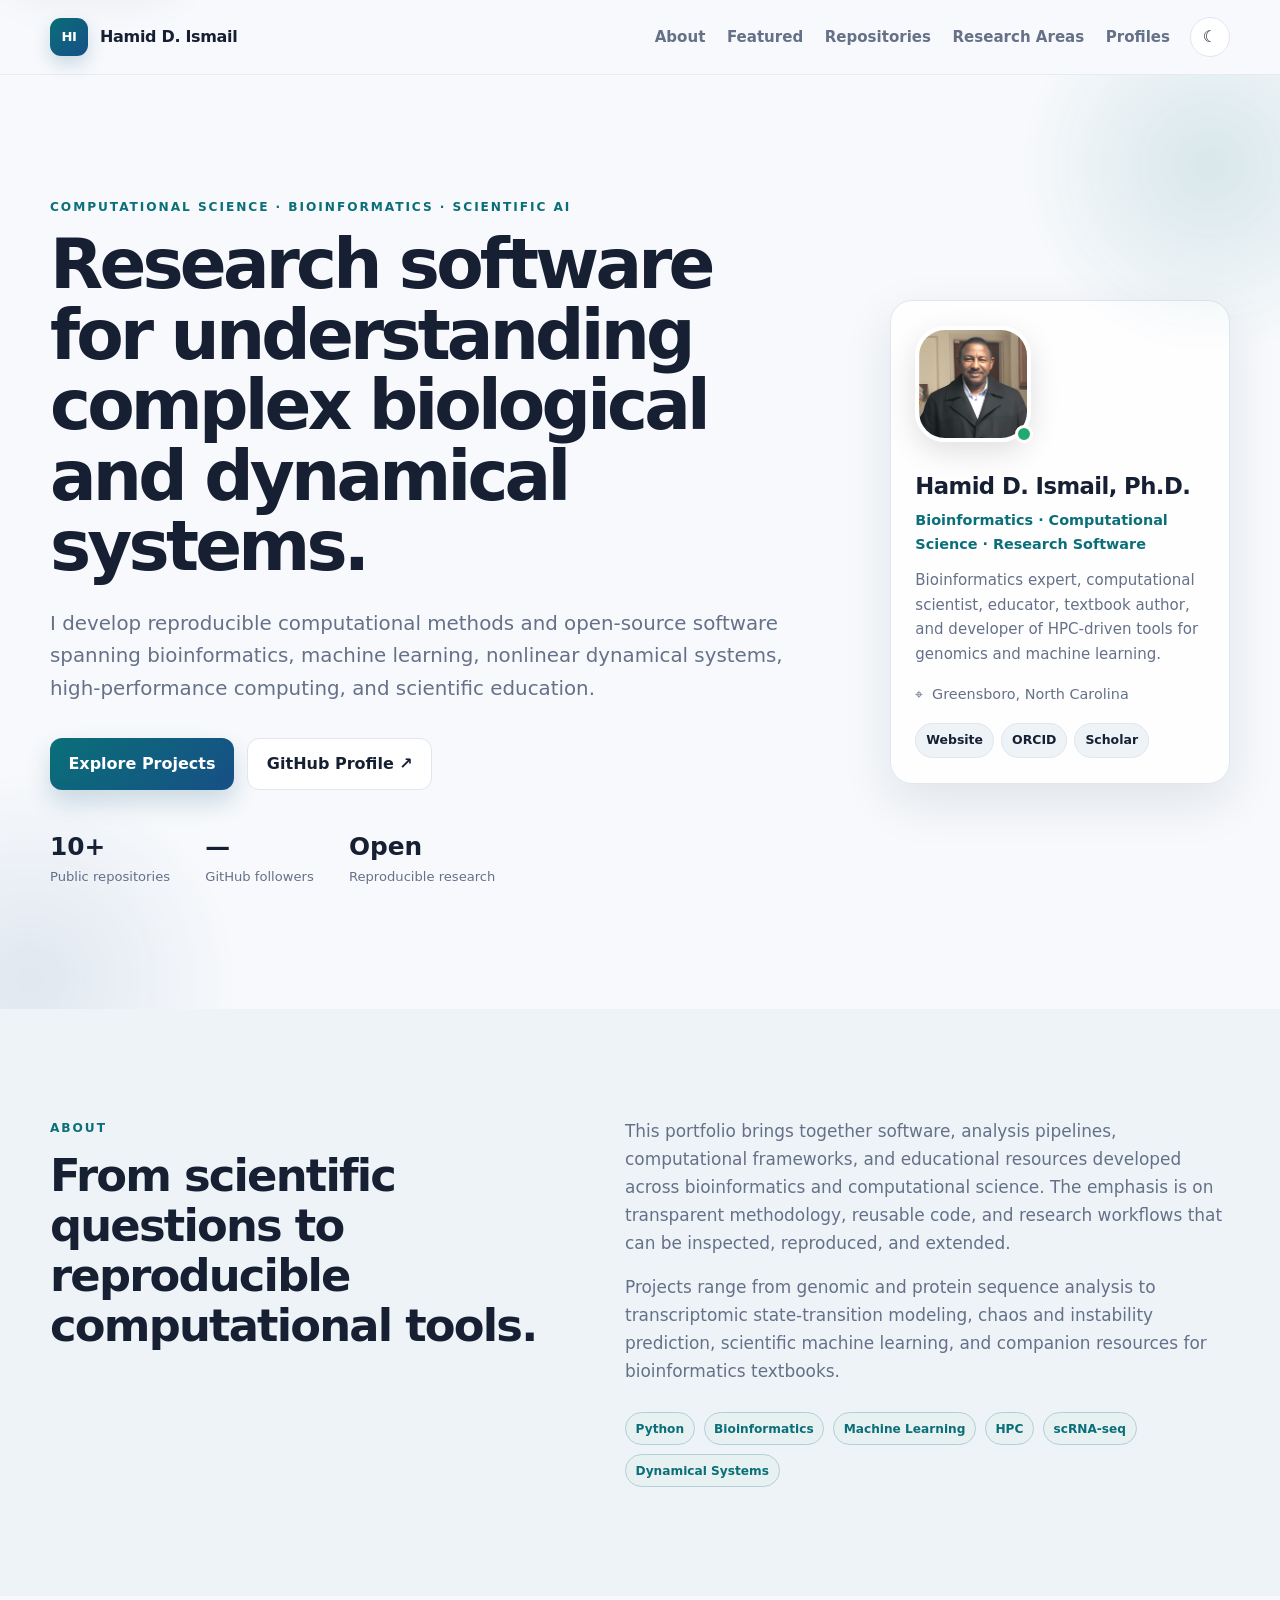
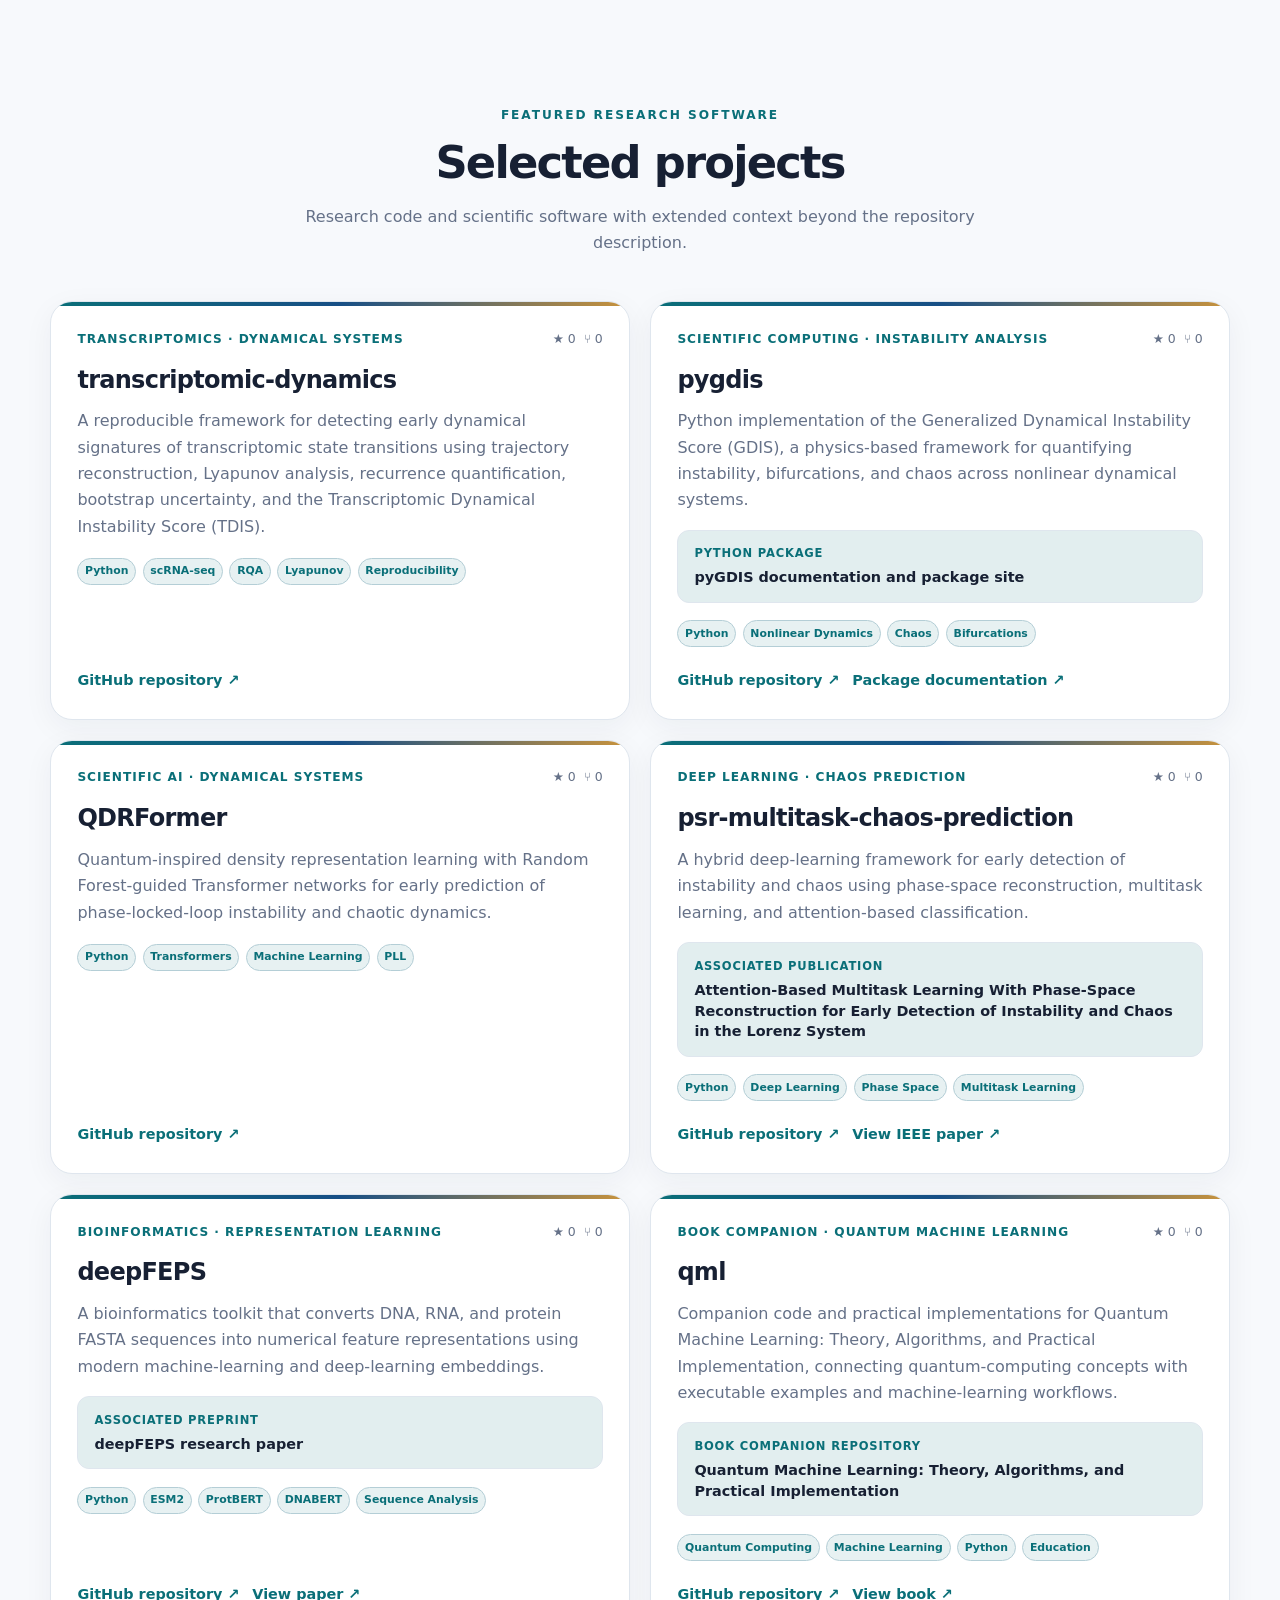
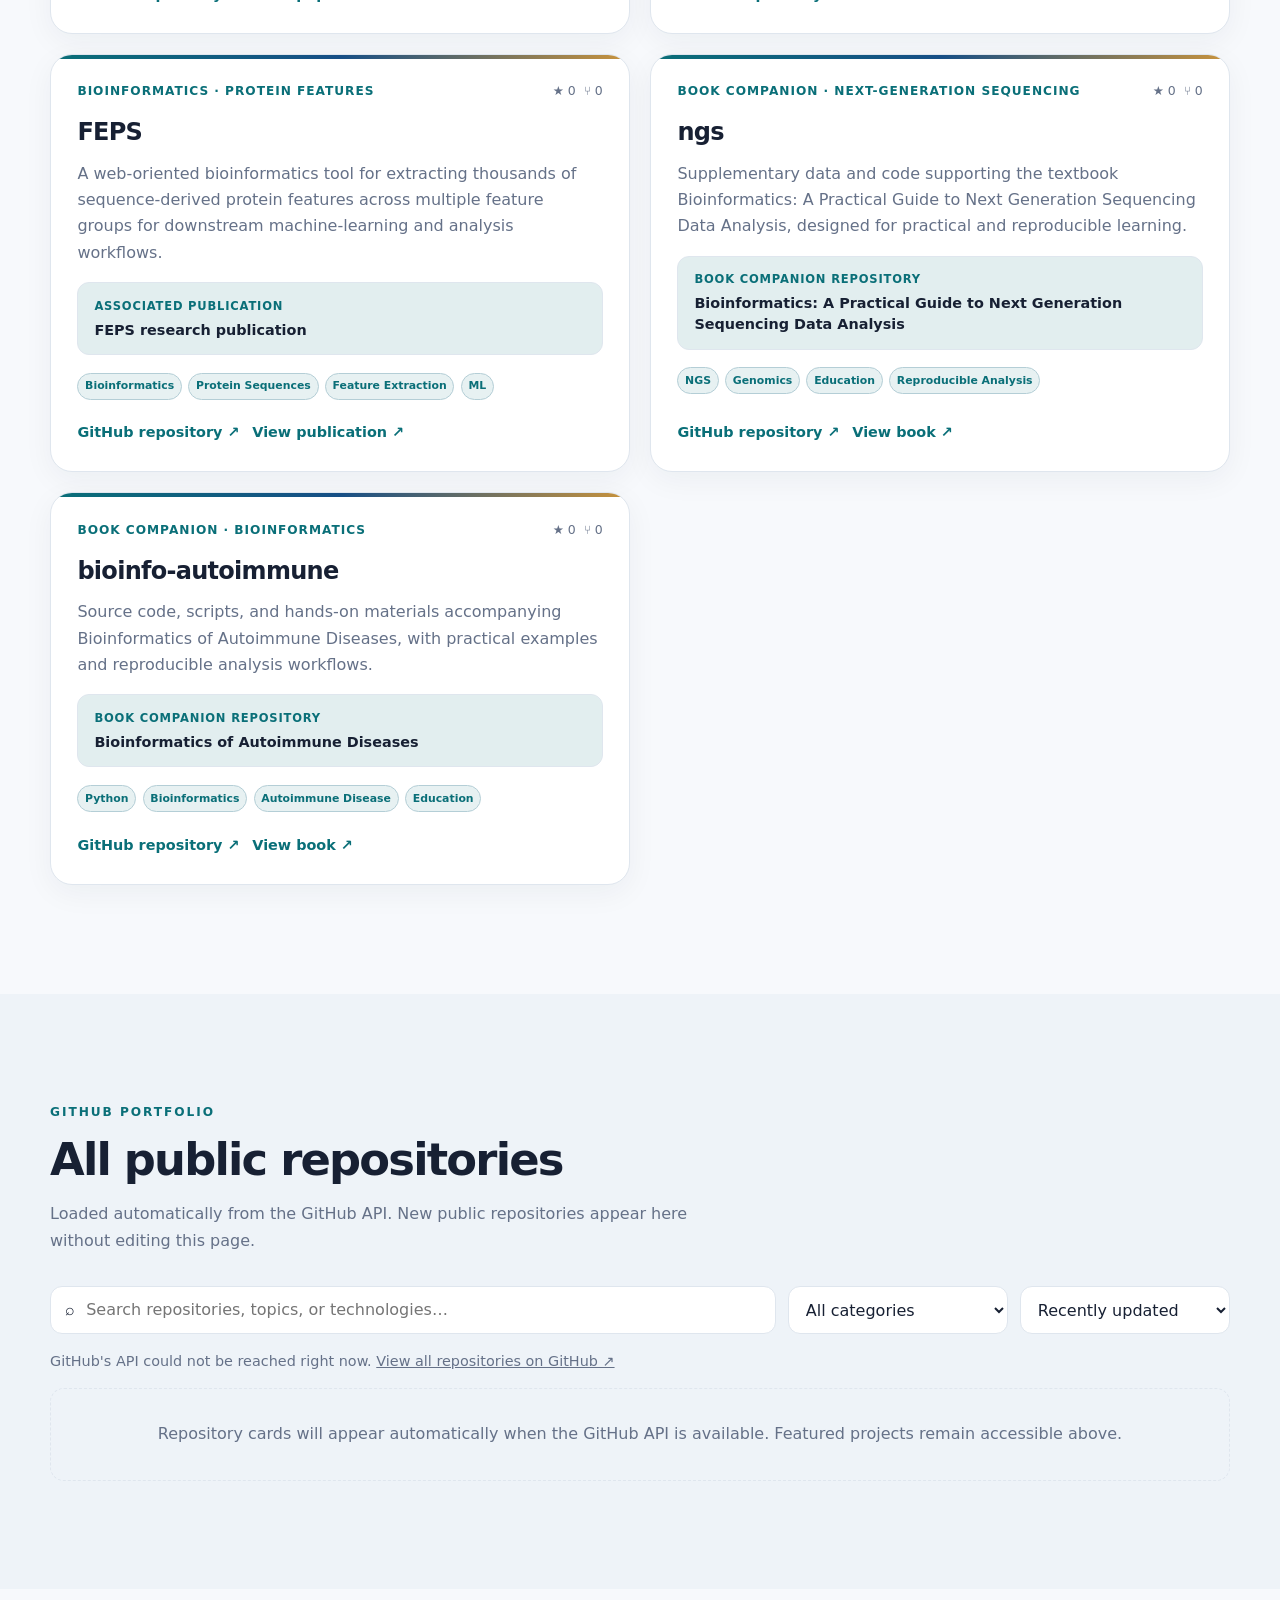
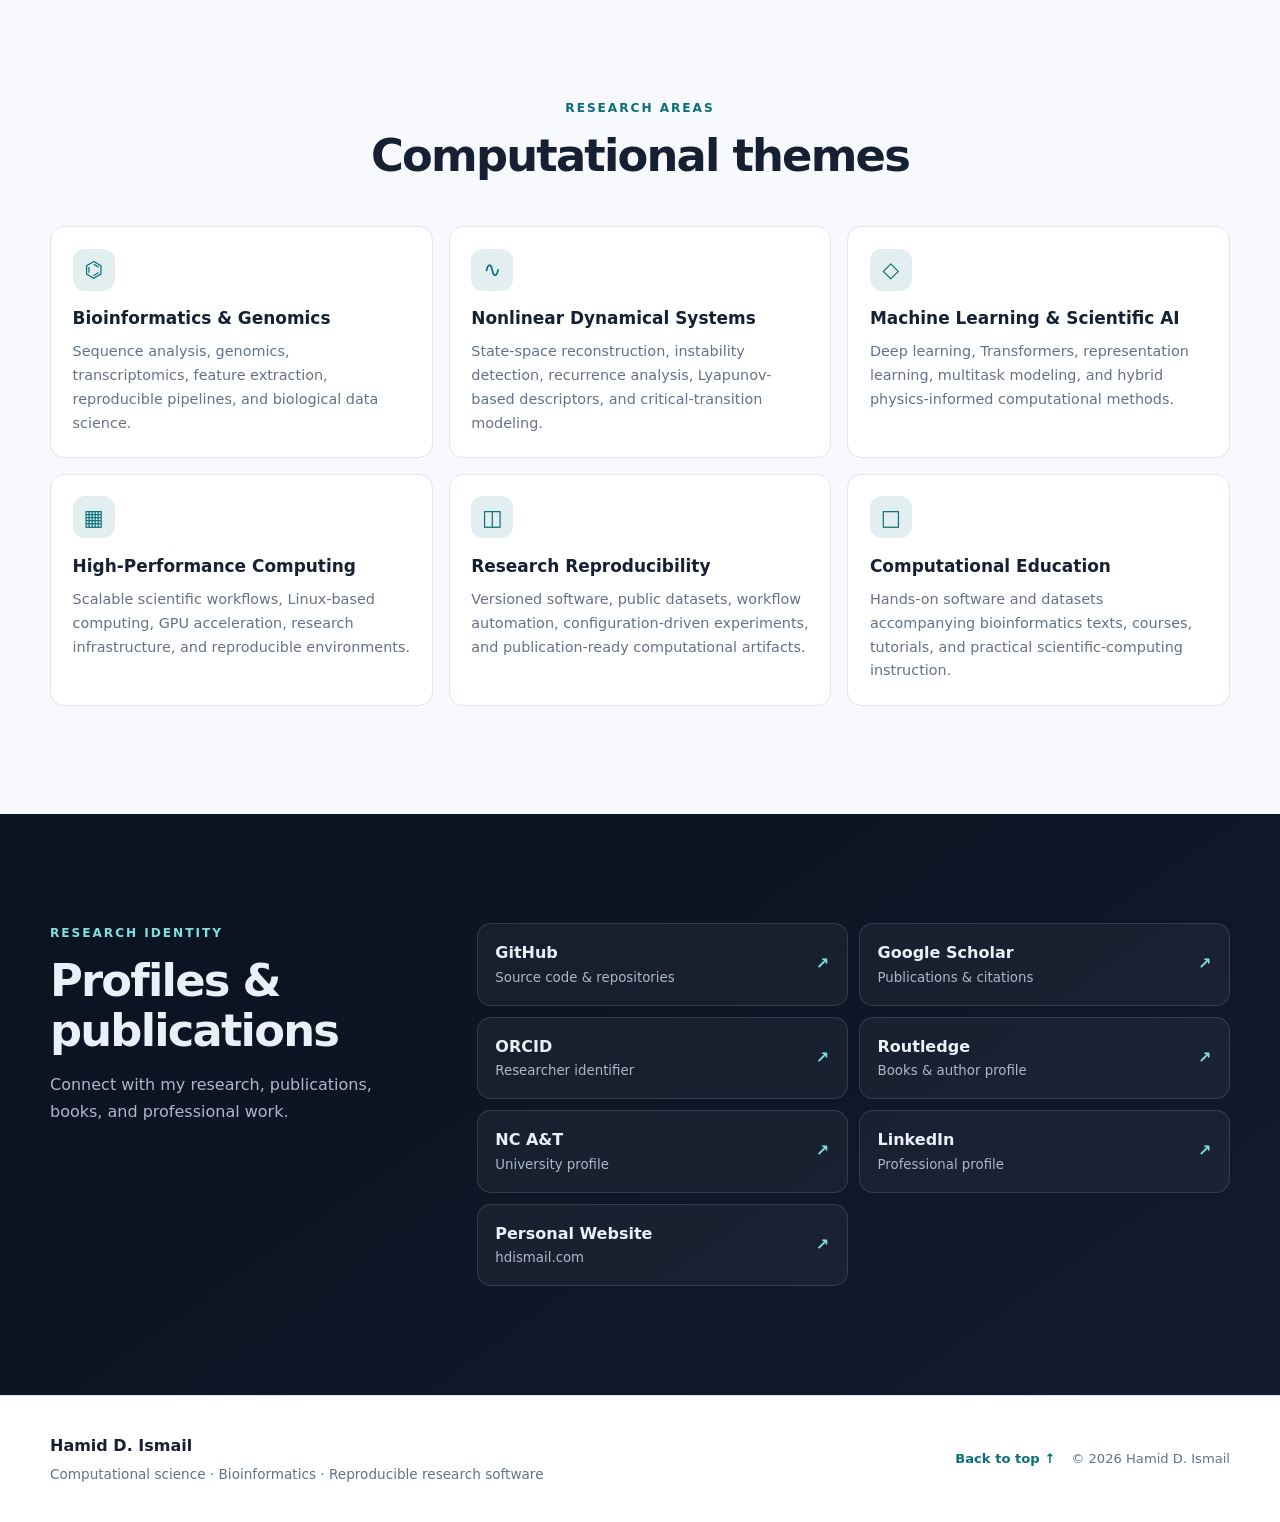
<file: index.html>
<!DOCTYPE html>
<html lang="en">
<head>
  <meta charset="UTF-8" />
  <meta name="viewport" content="width=device-width, initial-scale=1.0" />
  <meta name="description" content="Hamid D. Ismail — computational science, bioinformatics, machine learning, nonlinear dynamical systems, and reproducible research software." />
  <meta name="author" content="Hamid D. Ismail" />
  <meta name="theme-color" content="#0b1220" />

  <meta property="og:title" content="Hamid D. Ismail | Research Software Portfolio" />
  <meta property="og:description" content="Research software, reproducible computational projects, bioinformatics tools, and scientific machine learning." />
  <meta property="og:type" content="website" />
  <meta property="og:url" content="https://hamiddi.github.io/" />
  <meta property="og:image" content="https://github.com/hamiddi.png" />

  <title>Hamid D. Ismail | Research Software Portfolio</title>
  <link rel="icon" href="assets/favicon.svg" type="image/svg+xml" />
  <link rel="stylesheet" href="style.css" />
</head>
<body>
  <a class="skip-link" href="#main">Skip to content</a>

  <header class="site-header" id="top">
    <div class="container nav-wrap">
      <a class="brand" href="#top" aria-label="Hamid D. Ismail home">
        <span class="brand-mark">HI</span>
        <span class="brand-text">Hamid D. Ismail</span>
      </a>

      <nav class="nav" aria-label="Primary navigation">
        <button class="nav-toggle" id="navToggle" aria-expanded="false" aria-controls="navLinks" aria-label="Open navigation">☰</button>
        <div class="nav-links" id="navLinks">
          <a href="#about">About</a>
          <a href="#featured">Featured</a>
          <a href="#repositories">Repositories</a>
          <a href="#research">Research Areas</a>
          <a href="#profiles">Profiles</a>
        </div>
      </nav>

      <button class="theme-toggle" id="themeToggle" aria-label="Toggle color theme" title="Toggle color theme">
        <span id="themeIcon" aria-hidden="true">◐</span>
      </button>
    </div>
  </header>

  <main id="main">
    <section class="hero section">
      <div class="hero-glow hero-glow-one" aria-hidden="true"></div>
      <div class="hero-glow hero-glow-two" aria-hidden="true"></div>
      <div class="container hero-grid">
        <div class="hero-copy reveal">
          <p class="eyebrow">Computational Science · Bioinformatics · Scientific AI</p>
          <h1>Research software for understanding complex biological and dynamical systems.</h1>
          <p class="hero-lead">
            I develop reproducible computational methods and open-source software spanning bioinformatics,
            machine learning, nonlinear dynamical systems, high-performance computing, and scientific education.
          </p>
          <div class="hero-actions">
            <a class="button button-primary" href="#featured">Explore Projects</a>
            <a class="button button-secondary" href="https://github.com/hamiddi" target="_blank" rel="noopener noreferrer">GitHub Profile ↗</a>
          </div>
          <div class="hero-meta" aria-label="Profile highlights">
            <div><strong id="repoCount">—</strong><span>Public repositories</span></div>
            <div><strong id="followerCount">—</strong><span>GitHub followers</span></div>
            <div><strong>Open</strong><span>Reproducible research</span></div>
          </div>
        </div>

        <aside class="profile-card reveal" aria-label="Profile summary">
          <div class="profile-image-wrap">
            <img id="profileAvatar" src="photo.png" alt="Portrait of Hamid D. Ismail" class="profile-image" />
            <span class="availability-dot" title="Public research portfolio"></span>
          </div>
          <div>
            <h2>Hamid D. Ismail, Ph.D.</h2>
            <p class="profile-role">Bioinformatics · Computational Science · Research Software</p>
            <p id="profileBio" class="profile-bio">Bioinformatics expert, computational scientist, educator, textbook author, and developer of HPC-driven tools for genomics and machine learning.</p>
          </div>
          <div class="profile-location">
            <span aria-hidden="true">⌖</span>
            <span id="profileLocation">Greensboro, North Carolina</span>
          </div>
          <div class="profile-links compact-links">
            <a href="https://hdismail.com" target="_blank" rel="noopener noreferrer">Website</a>
            <a href="https://orcid.org/0000-0002-2690-5655" target="_blank" rel="noopener noreferrer">ORCID</a>
            <a href="https://scholar.google.com/citations?user=spzSkQgAAAAJ&hl=en" target="_blank" rel="noopener noreferrer">Scholar</a>
          </div>
        </aside>
      </div>
    </section>

    <section class="section section-muted" id="about">
      <div class="container two-column">
        <div class="section-heading reveal">
          <p class="eyebrow">About</p>
          <h2>From scientific questions to reproducible computational tools.</h2>
        </div>
        <div class="about-copy reveal">
          <p>
            This portfolio brings together software, analysis pipelines, computational frameworks, and educational resources developed across bioinformatics and computational science. The emphasis is on transparent methodology, reusable code, and research workflows that can be inspected, reproduced, and extended.
          </p>
          <p>
            Projects range from genomic and protein sequence analysis to transcriptomic state-transition modeling, chaos and instability prediction, scientific machine learning, and companion resources for bioinformatics textbooks.
          </p>
          <div class="pill-row" aria-label="Technical areas">
            <span>Python</span><span>Bioinformatics</span><span>Machine Learning</span><span>HPC</span><span>scRNA-seq</span><span>Dynamical Systems</span>
          </div>
        </div>
      </div>
    </section>

    <section class="section" id="featured">
      <div class="container">
        <div class="section-heading centered reveal">
          <p class="eyebrow">Featured Research Software</p>
          <h2>Selected projects</h2>
          <p>Research code and scientific software with extended context beyond the repository description.</p>
        </div>
        <div class="featured-grid" id="featuredGrid" aria-live="polite"></div>
      </div>
    </section>

    <section class="section section-muted" id="repositories">
      <div class="container">
        <div class="section-heading reveal">
          <p class="eyebrow">GitHub Portfolio</p>
          <h2>All public repositories</h2>
          <p>Loaded automatically from the GitHub API. New public repositories appear here without editing this page.</p>
        </div>

        <div class="repo-toolbar reveal">
          <label class="search-box" for="repoSearch">
            <span aria-hidden="true">⌕</span>
            <input id="repoSearch" type="search" placeholder="Search repositories, topics, or technologies…" autocomplete="off" />
          </label>
          <select id="categoryFilter" aria-label="Filter repositories by category">
            <option value="all">All categories</option>
          </select>
          <select id="sortRepos" aria-label="Sort repositories">
            <option value="updated">Recently updated</option>
            <option value="name">Name A–Z</option>
            <option value="stars">Most starred</option>
          </select>
        </div>

        <p class="repo-status" id="repoStatus" aria-live="polite">Loading repositories from GitHub…</p>
        <div class="repo-grid" id="repoGrid"></div>
      </div>
    </section>

    <section class="section" id="research">
      <div class="container">
        <div class="section-heading centered reveal">
          <p class="eyebrow">Research Areas</p>
          <h2>Computational themes</h2>
        </div>
        <div class="area-grid">
          <article class="area-card reveal">
            <span class="area-icon" aria-hidden="true">⌬</span>
            <h3>Bioinformatics & Genomics</h3>
            <p>Sequence analysis, genomics, transcriptomics, feature extraction, reproducible pipelines, and biological data science.</p>
          </article>
          <article class="area-card reveal">
            <span class="area-icon" aria-hidden="true">∿</span>
            <h3>Nonlinear Dynamical Systems</h3>
            <p>State-space reconstruction, instability detection, recurrence analysis, Lyapunov-based descriptors, and critical-transition modeling.</p>
          </article>
          <article class="area-card reveal">
            <span class="area-icon" aria-hidden="true">◇</span>
            <h3>Machine Learning & Scientific AI</h3>
            <p>Deep learning, Transformers, representation learning, multitask modeling, and hybrid physics-informed computational methods.</p>
          </article>
          <article class="area-card reveal">
            <span class="area-icon" aria-hidden="true">▦</span>
            <h3>High-Performance Computing</h3>
            <p>Scalable scientific workflows, Linux-based computing, GPU acceleration, research infrastructure, and reproducible environments.</p>
          </article>
          <article class="area-card reveal">
            <span class="area-icon" aria-hidden="true">◫</span>
            <h3>Research Reproducibility</h3>
            <p>Versioned software, public datasets, workflow automation, configuration-driven experiments, and publication-ready computational artifacts.</p>
          </article>
          <article class="area-card reveal">
            <span class="area-icon" aria-hidden="true">□</span>
            <h3>Computational Education</h3>
            <p>Hands-on software and datasets accompanying bioinformatics texts, courses, tutorials, and practical scientific-computing instruction.</p>
          </article>
        </div>
      </div>
    </section>

    <section class="section section-dark" id="profiles">
      <div class="container profiles-layout">
        <div class="section-heading reveal">
          <p class="eyebrow">Research Identity</p>
          <h2>Profiles & publications</h2>
          <p>Connect with my research, publications, books, and professional work.</p>
        </div>
        <div class="profile-link-grid reveal">
          <a href="https://github.com/hamiddi" target="_blank" rel="noopener noreferrer"><span>GitHub</span><small>Source code & repositories</small><b>↗</b></a>
          <a href="https://scholar.google.com/citations?user=spzSkQgAAAAJ&hl=en" target="_blank" rel="noopener noreferrer"><span>Google Scholar</span><small>Publications & citations</small><b>↗</b></a>
          <a href="https://orcid.org/0000-0002-2690-5655" target="_blank" rel="noopener noreferrer"><span>ORCID</span><small>Researcher identifier</small><b>↗</b></a>
          <a href="https://www.routledge.com/authors/i23690-hamid-ismail" target="_blank" rel="noopener noreferrer"><span>Routledge</span><small>Books & author profile</small><b>↗</b></a>
          <a href="https://profiles.ncat.edu/en/persons/hamid-ismail/" target="_blank" rel="noopener noreferrer"><span>NC A&amp;T</span><small>University profile</small><b>↗</b></a>
          <a href="https://www.linkedin.com/in/hamid-ismail-702b883b" target="_blank" rel="noopener noreferrer"><span>LinkedIn</span><small>Professional profile</small><b>↗</b></a>
          <a href="https://hdismail.com" target="_blank" rel="noopener noreferrer"><span>Personal Website</span><small>hdismail.com</small><b>↗</b></a>
        </div>
      </div>
    </section>
  </main>

  <footer class="site-footer">
    <div class="container footer-wrap">
      <div>
        <strong>Hamid D. Ismail</strong>
        <p>Computational science · Bioinformatics · Reproducible research software</p>
      </div>
      <div class="footer-right">
        <a href="#top">Back to top ↑</a>
        <span>© <span id="year"></span> Hamid D. Ismail</span>
      </div>
    </div>
  </footer>

  <noscript>
    <div class="noscript">JavaScript is disabled. Dynamic GitHub repository loading and filtering require JavaScript. You can still visit <a href="https://github.com/hamiddi">github.com/hamiddi</a>.</div>
  </noscript>

  <script src="script.js" defer></script>
</body>
</html>
</file>
<file: style.css>
:root {
  --bg: #f7f9fc;
  --surface: #ffffff;
  --surface-2: #eef3f8;
  --text: #172033;
  --muted: #657188;
  --line: #dfe6ee;
  --brand: #0a6f78;
  --brand-2: #174f86;
  --accent: #c9933c;
  --dark: #0b1220;
  --dark-2: #111b2d;
  --dark-text: #e9f0f7;
  --shadow: 0 18px 50px rgba(21, 37, 59, 0.10);
  --radius: 22px;
  --radius-sm: 14px;
  --max-width: 1180px;
}

[data-theme="dark"] {
  --bg: #09101c;
  --surface: #101a2a;
  --surface-2: #0d1725;
  --text: #e8eef5;
  --muted: #a7b2c2;
  --line: #23324a;
  --brand: #58c7c9;
  --brand-2: #7db8f4;
  --accent: #e5b35c;
  --dark: #050a12;
  --dark-2: #0a1220;
  --dark-text: #eef5fb;
  --shadow: 0 18px 50px rgba(0, 0, 0, 0.28);
}

* { box-sizing: border-box; }
html { scroll-behavior: smooth; }
body {
  margin: 0;
  font-family: Inter, ui-sans-serif, system-ui, -apple-system, BlinkMacSystemFont, "Segoe UI", sans-serif;
  color: var(--text);
  background: var(--bg);
  line-height: 1.65;
  -webkit-font-smoothing: antialiased;
}
a { color: inherit; }
img { max-width: 100%; }
button, input, select { font: inherit; }

.skip-link {
  position: fixed;
  left: 1rem;
  top: -5rem;
  z-index: 9999;
  padding: .7rem 1rem;
  background: var(--surface);
  color: var(--text);
  border-radius: 8px;
  box-shadow: var(--shadow);
}
.skip-link:focus { top: 1rem; }

.container { width: min(calc(100% - 2rem), var(--max-width)); margin-inline: auto; }
.section { position: relative; padding: 6.8rem 0; }
.section-muted { background: var(--surface-2); }
.section-dark { background: linear-gradient(145deg, var(--dark), var(--dark-2)); color: var(--dark-text); }

.site-header {
  position: sticky;
  top: 0;
  z-index: 1000;
  backdrop-filter: blur(16px);
  background: color-mix(in srgb, var(--bg) 88%, transparent);
  border-bottom: 1px solid color-mix(in srgb, var(--line) 75%, transparent);
}
.nav-wrap { min-height: 74px; display: flex; align-items: center; gap: 1.25rem; }
.brand { display: flex; align-items: center; gap: .75rem; text-decoration: none; font-weight: 800; letter-spacing: -.02em; }
.brand-mark {
  display: grid; place-items: center; width: 38px; height: 38px; border-radius: 11px;
  color: #fff; background: linear-gradient(135deg, var(--brand), var(--brand-2)); font-size: .82rem;
  box-shadow: 0 8px 18px rgba(17, 92, 124, .2);
}
.brand-text { white-space: nowrap; }
.nav { margin-left: auto; }
.nav-links { display: flex; align-items: center; gap: 1.35rem; }
.nav-links a { text-decoration: none; color: var(--muted); font-weight: 650; font-size: .94rem; }
.nav-links a:hover { color: var(--brand); }
.nav-toggle { display: none; border: 0; background: transparent; color: var(--text); font-size: 1.45rem; cursor: pointer; }
.theme-toggle {
  width: 40px; height: 40px; border-radius: 50%; border: 1px solid var(--line); background: var(--surface);
  color: var(--text); cursor: pointer; display: grid; place-items: center;
}
.theme-toggle:hover { border-color: var(--brand); }

.hero { overflow: hidden; padding-top: 7.6rem; padding-bottom: 7.6rem; }
.hero-grid { display: grid; grid-template-columns: minmax(0, 1.45fr) minmax(290px, .65fr); gap: 5rem; align-items: center; }
.hero-glow { position: absolute; border-radius: 999px; filter: blur(10px); opacity: .38; pointer-events: none; }
.hero-glow-one { width: 380px; height: 380px; right: -120px; top: -100px; background: radial-gradient(circle, color-mix(in srgb, var(--brand) 35%, transparent), transparent 70%); }
.hero-glow-two { width: 420px; height: 420px; left: -180px; bottom: -180px; background: radial-gradient(circle, color-mix(in srgb, var(--brand-2) 28%, transparent), transparent 70%); }
.eyebrow { margin: 0 0 .8rem; text-transform: uppercase; letter-spacing: .16em; font-size: .76rem; font-weight: 850; color: var(--brand); }
.hero h1 { margin: 0; font-size: clamp(2.7rem, 5.4vw, 5.4rem); line-height: 1.02; letter-spacing: -.055em; max-width: 880px; }
.hero-lead { margin: 1.6rem 0 0; color: var(--muted); font-size: clamp(1.05rem, 2vw, 1.24rem); max-width: 780px; }
.hero-actions { margin-top: 2rem; display: flex; flex-wrap: wrap; gap: .85rem; }
.button { display: inline-flex; align-items: center; justify-content: center; min-height: 48px; padding: .76rem 1.15rem; border-radius: 12px; text-decoration: none; font-weight: 750; transition: transform .2s ease, box-shadow .2s ease; }
.button:hover { transform: translateY(-2px); }
.button-primary { background: linear-gradient(135deg, var(--brand), var(--brand-2)); color: #fff; box-shadow: 0 12px 24px rgba(20, 92, 118, .2); }
.button-secondary { background: var(--surface); border: 1px solid var(--line); color: var(--text); }
.hero-meta { margin-top: 2.8rem; display: flex; gap: 2.2rem; flex-wrap: wrap; }
.hero-meta div { display: grid; }
.hero-meta strong { font-size: 1.55rem; line-height: 1; }
.hero-meta span { margin-top: .35rem; color: var(--muted); font-size: .82rem; }

.profile-card { padding: 1.55rem; background: color-mix(in srgb, var(--surface) 92%, transparent); border: 1px solid var(--line); border-radius: var(--radius); box-shadow: var(--shadow); }
.profile-image-wrap { position: relative; width: 116px; margin-bottom: 1.1rem; }
.profile-image { width: 116px; height: 116px; object-fit: cover; border-radius: 30px; border: 4px solid var(--surface); box-shadow: 0 10px 30px rgba(0,0,0,.12); }
.availability-dot { position: absolute; width: 18px; height: 18px; right: -2px; bottom: 7px; border-radius: 50%; background: #22a970; border: 3px solid var(--surface); }
.profile-card h2 { margin: 0; font-size: 1.42rem; letter-spacing: -.025em; }
.profile-role { margin: .25rem 0 .7rem; font-size: .9rem; color: var(--brand); font-weight: 750; }
.profile-bio { color: var(--muted); font-size: .94rem; margin: 0; }
.profile-location { display: flex; gap: .55rem; align-items: center; margin: 1rem 0; color: var(--muted); font-size: .9rem; }
.compact-links { display: flex; flex-wrap: wrap; gap: .45rem; }
.compact-links a { text-decoration: none; font-size: .78rem; font-weight: 750; padding: .4rem .62rem; border-radius: 999px; border: 1px solid var(--line); background: var(--surface-2); }

.two-column { display: grid; grid-template-columns: .9fr 1.1fr; gap: 5rem; }
.section-heading h2 { margin: 0; font-size: clamp(2rem, 3.5vw, 3.2rem); line-height: 1.12; letter-spacing: -.04em; }
.section-heading > p:not(.eyebrow) { color: var(--muted); max-width: 680px; }
.section-heading.centered { text-align: center; max-width: 820px; margin: 0 auto 2.8rem; }
.section-heading.centered > p:not(.eyebrow) { margin-inline: auto; }
.about-copy { color: var(--muted); font-size: 1.06rem; }
.about-copy p:first-child { margin-top: 0; }
.pill-row { margin-top: 1.6rem; display: flex; gap: .55rem; flex-wrap: wrap; }
.pill-row span, .repo-topic { padding: .35rem .6rem; border-radius: 999px; background: color-mix(in srgb, var(--brand) 10%, var(--surface)); color: var(--brand); border: 1px solid color-mix(in srgb, var(--brand) 20%, var(--line)); font-weight: 750; font-size: .76rem; }

.featured-grid { display: grid; grid-template-columns: repeat(2, minmax(0, 1fr)); gap: 1.25rem; }
.featured-card { position: relative; overflow: hidden; padding: 1.65rem; background: var(--surface); border: 1px solid var(--line); border-radius: var(--radius); box-shadow: 0 8px 30px rgba(22, 41, 68, .05); display: flex; flex-direction: column; min-height: 320px; }
.featured-card::before { content: ""; position: absolute; inset: 0 0 auto; height: 4px; background: linear-gradient(90deg, var(--brand), var(--brand-2), var(--accent)); }
.featured-top { display: flex; justify-content: space-between; gap: 1rem; align-items: flex-start; }
.featured-label { color: var(--brand); font-weight: 800; font-size: .76rem; text-transform: uppercase; letter-spacing: .08em; }
.repo-stats { display: inline-flex; gap: .8rem; color: var(--muted); font-size: .78rem; white-space: nowrap; }
.featured-card h3 { margin: .7rem 0 .5rem; font-size: 1.5rem; letter-spacing: -.03em; }
.featured-card p { margin: 0; color: var(--muted); }
.tech-row { margin-top: 1.1rem; display: flex; flex-wrap: wrap; gap: .4rem; }
.featured-links { margin-top: auto; padding-top: 1.35rem; display: flex; flex-wrap: wrap; gap: .8rem; }
.featured-links a { font-weight: 800; color: var(--brand); text-decoration: none; font-size: .9rem; }
.featured-links a:hover { text-decoration: underline; }

.repo-toolbar { display: grid; grid-template-columns: 1fr 220px 210px; gap: .75rem; margin: 2rem 0 1rem; }
.search-box { display: flex; align-items: center; gap: .55rem; padding: 0 .9rem; background: var(--surface); border: 1px solid var(--line); border-radius: 12px; }
.search-box input { width: 100%; min-height: 46px; border: 0; outline: 0; background: transparent; color: var(--text); }
.repo-toolbar select { min-height: 46px; padding: 0 .8rem; border: 1px solid var(--line); border-radius: 12px; background: var(--surface); color: var(--text); }
.repo-status { color: var(--muted); font-size: .9rem; }
.repo-grid { display: grid; grid-template-columns: repeat(3, minmax(0, 1fr)); gap: 1rem; }
.repo-card { padding: 1.25rem; background: var(--surface); border: 1px solid var(--line); border-radius: var(--radius-sm); display: flex; flex-direction: column; min-height: 250px; transition: transform .2s ease, border-color .2s ease, box-shadow .2s ease; }
.repo-card:hover { transform: translateY(-4px); border-color: color-mix(in srgb, var(--brand) 50%, var(--line)); box-shadow: var(--shadow); }
.repo-card h3 { margin: .45rem 0 .55rem; font-size: 1.08rem; line-height: 1.25; overflow-wrap: anywhere; }
.repo-card h3 a { text-decoration: none; }
.repo-card h3 a:hover { color: var(--brand); }
.repo-category { font-size: .72rem; font-weight: 800; color: var(--brand); text-transform: uppercase; letter-spacing: .07em; }
.repo-description { color: var(--muted); font-size: .89rem; margin: 0; }
.repo-topics { display: flex; flex-wrap: wrap; gap: .3rem; margin-top: .9rem; }
.repo-topic { font-size: .68rem; padding: .22rem .42rem; }
.repo-footer { display: flex; justify-content: space-between; align-items: center; gap: .8rem; margin-top: auto; padding-top: 1rem; color: var(--muted); font-size: .77rem; }
.repo-language { display: inline-flex; align-items: center; gap: .35rem; }
.language-dot { width: 9px; height: 9px; border-radius: 50%; background: var(--brand); }
.empty-state { grid-column: 1 / -1; padding: 2rem; text-align: center; border: 1px dashed var(--line); border-radius: var(--radius-sm); color: var(--muted); }

.area-grid { display: grid; grid-template-columns: repeat(3, minmax(0, 1fr)); gap: 1rem; }
.area-card { padding: 1.35rem; border: 1px solid var(--line); border-radius: var(--radius-sm); background: var(--surface); }
.area-icon { display: inline-grid; place-items: center; width: 42px; height: 42px; border-radius: 12px; background: color-mix(in srgb, var(--brand) 12%, var(--surface)); color: var(--brand); font-size: 1.35rem; }
.area-card h3 { margin: .9rem 0 .45rem; font-size: 1.06rem; }
.area-card p { margin: 0; color: var(--muted); font-size: .9rem; }

.profiles-layout { display: grid; grid-template-columns: .65fr 1.35fr; gap: 4rem; align-items: start; }
.section-dark .eyebrow { color: #7ee1dc; }
.section-dark .section-heading > p:not(.eyebrow) { color: #aab8c8; }
.profile-link-grid { display: grid; grid-template-columns: repeat(2, minmax(0,1fr)); gap: .7rem; }
.profile-link-grid a { display: grid; grid-template-columns: 1fr auto; grid-template-rows: auto auto; gap: 0 .8rem; padding: 1rem 1.1rem; border: 1px solid rgba(255,255,255,.12); border-radius: 14px; text-decoration: none; background: rgba(255,255,255,.045); }
.profile-link-grid a:hover { background: rgba(255,255,255,.085); }
.profile-link-grid span { font-weight: 800; }
.profile-link-grid small { color: #aab8c8; }
.profile-link-grid b { grid-column: 2; grid-row: 1 / 3; align-self: center; color: #7ee1dc; }

.site-footer { padding: 2.3rem 0; border-top: 1px solid var(--line); background: var(--surface); }
.footer-wrap { display: flex; justify-content: space-between; gap: 2rem; align-items: center; }
.footer-wrap p { margin: .2rem 0 0; color: var(--muted); font-size: .85rem; }
.footer-right { display: flex; flex-wrap: wrap; justify-content: flex-end; gap: 1rem; color: var(--muted); font-size: .82rem; }
.footer-right a { color: var(--brand); text-decoration: none; font-weight: 750; }
.noscript { padding: 1rem; text-align: center; background: #fff3cd; color: #664d03; }

.reveal { opacity: 0; transform: translateY(16px); transition: opacity .6s ease, transform .6s ease; }
.reveal.visible { opacity: 1; transform: none; }

@media (prefers-reduced-motion: reduce) {
  html { scroll-behavior: auto; }
  *, *::before, *::after { transition: none !important; animation: none !important; }
  .reveal { opacity: 1; transform: none; }
}

@media (max-width: 980px) {
  .hero-grid, .two-column, .profiles-layout { grid-template-columns: 1fr; gap: 2.5rem; }
  .profile-card { max-width: 620px; }
  .repo-grid, .area-grid { grid-template-columns: repeat(2, minmax(0, 1fr)); }
  .repo-toolbar { grid-template-columns: 1fr 1fr; }
  .search-box { grid-column: 1 / -1; }
}

@media (max-width: 760px) {
  .section { padding: 5rem 0; }
  .hero { padding-top: 5.5rem; }
  .brand-text { display: none; }
  .nav-toggle { display: block; }
  .nav-links {
    display: none; position: absolute; left: 1rem; right: 1rem; top: 68px; padding: .8rem;
    background: var(--surface); border: 1px solid var(--line); border-radius: 14px; box-shadow: var(--shadow); flex-direction: column; align-items: stretch;
  }
  .nav-links.open { display: flex; }
  .nav-links a { padding: .65rem .75rem; }
  .featured-grid, .repo-grid, .area-grid, .profile-link-grid { grid-template-columns: 1fr; }
  .repo-toolbar { grid-template-columns: 1fr; }
  .search-box { grid-column: auto; }
  .hero-meta { gap: 1.3rem; }
  .footer-wrap { align-items: flex-start; flex-direction: column; }
  .footer-right { justify-content: flex-start; }
}

/* Scholarly context linking repositories to books, papers, and package documentation */
.scholarly-context {
  margin-top: 1rem;
  padding: .85rem 1rem;
  border: 1px solid var(--line);
  border-radius: 12px;
  background: color-mix(in srgb, var(--surface) 88%, var(--brand) 12%);
  display: grid;
  gap: .25rem;
}
.scholarly-context.compact { margin-top: .85rem; padding: .7rem .8rem; }
.scholarly-type {
  color: var(--brand);
  font-size: .72rem;
  font-weight: 800;
  letter-spacing: .07em;
  text-transform: uppercase;
}
.scholarly-title { font-size: .9rem; font-weight: 700; line-height: 1.45; }
.related-resource-link {
  display: inline-block;
  margin-top: 1rem;
  color: var(--brand);
  font-size: .88rem;
  font-weight: 800;
  text-decoration: none;
}
.related-resource-link:hover { text-decoration: underline; }
</file>
